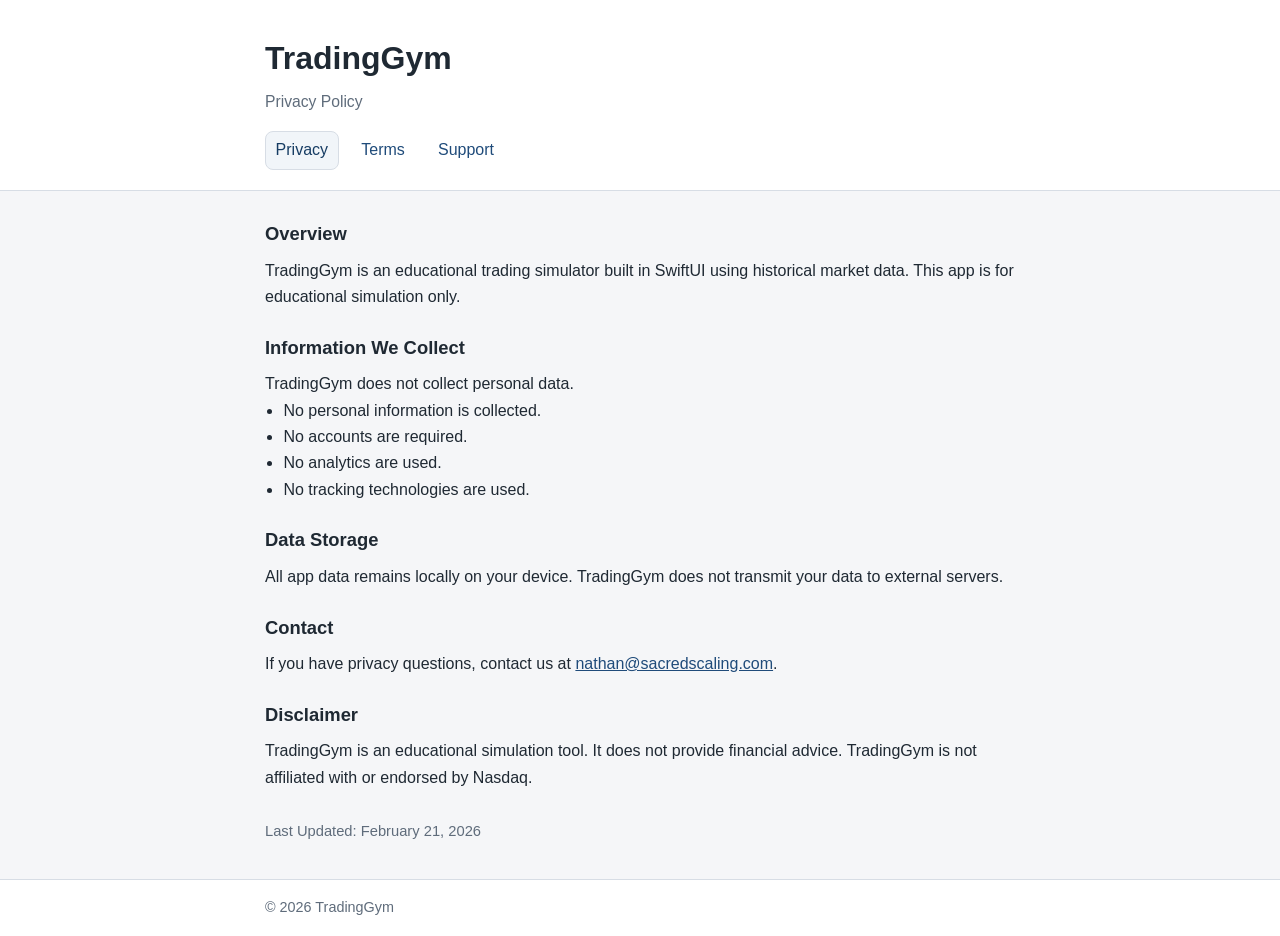
<file: index.html>
<!doctype html>
<html lang="en">
  <head>
    <meta charset="UTF-8" />
    <meta name="viewport" content="width=device-width, initial-scale=1.0" />
    <title>TradingGym Privacy Policy</title>
    <link rel="stylesheet" href="styles.css" />
  </head>
  <body>
    <header class="site-header">
      <div class="container">
        <h1>TradingGym</h1>
        <p class="subtitle">Privacy Policy</p>
        <nav aria-label="Primary">
          <a href="index.html" aria-current="page">Privacy</a>
          <a href="terms.html">Terms</a>
          <a href="support.html">Support</a>
        </nav>
      </div>
    </header>

    <main class="container" id="main-content">
      <section>
        <h2>Overview</h2>
        <p>
          TradingGym is an educational trading simulator built in SwiftUI using historical market data.
          This app is for educational simulation only.
        </p>
      </section>

      <section>
        <h2>Information We Collect</h2>
        <p>TradingGym does not collect personal data.</p>
        <ul>
          <li>No personal information is collected.</li>
          <li>No accounts are required.</li>
          <li>No analytics are used.</li>
          <li>No tracking technologies are used.</li>
        </ul>
      </section>

      <section>
        <h2>Data Storage</h2>
        <p>
          All app data remains locally on your device. TradingGym does not transmit your data to external servers.
        </p>
      </section>

      <section>
        <h2>Contact</h2>
        <p>
          If you have privacy questions, contact us at
          <a href="mailto:nathan@sacredscaling.com">nathan@sacredscaling.com</a>.
        </p>
      </section>

      <section>
        <h2>Disclaimer</h2>
        <p>
          TradingGym is an educational simulation tool. It does not provide financial advice.
          TradingGym is not affiliated with or endorsed by Nasdaq.
        </p>
      </section>

      <p class="meta">Last Updated: February 21, 2026</p>
    </main>

    <footer class="site-footer">
      <div class="container">
        <p>&copy; 2026 TradingGym</p>
      </div>
    </footer>
  </body>
</html>
</file>
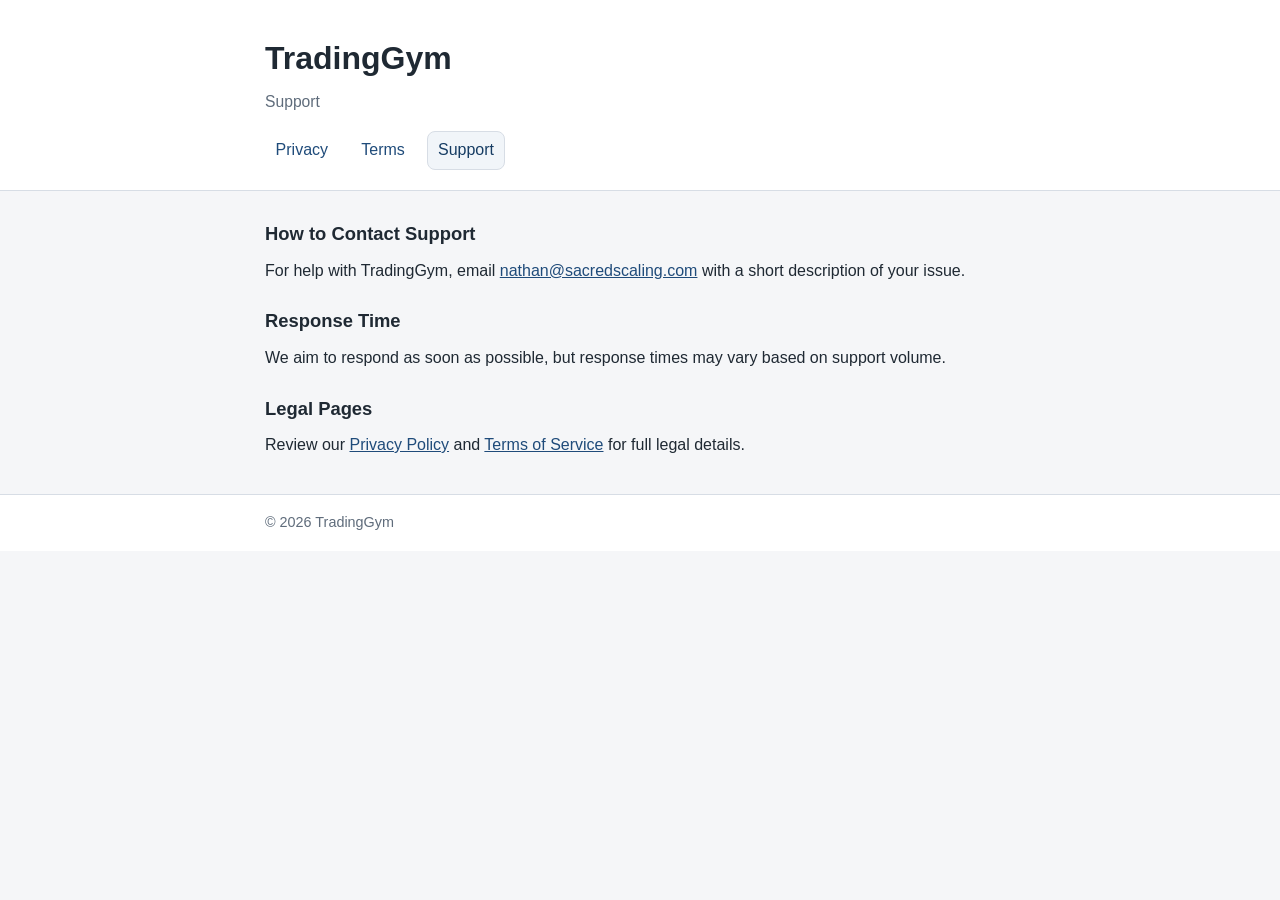
<file: support.html>
<!doctype html>
<html lang="en">
  <head>
    <meta charset="UTF-8" />
    <meta name="viewport" content="width=device-width, initial-scale=1.0" />
    <title>TradingGym Support</title>
    <link rel="stylesheet" href="styles.css" />
  </head>
  <body>
    <header class="site-header">
      <div class="container">
        <h1>TradingGym</h1>
        <p class="subtitle">Support</p>
        <nav aria-label="Primary">
          <a href="index.html">Privacy</a>
          <a href="terms.html">Terms</a>
          <a href="support.html" aria-current="page">Support</a>
        </nav>
      </div>
    </header>

    <main class="container" id="main-content">
      <section>
        <h2>How to Contact Support</h2>
        <p>
          For help with TradingGym, email
          <a href="mailto:nathan@sacredscaling.com">nathan@sacredscaling.com</a>
          with a short description of your issue.
        </p>
      </section>

      <section>
        <h2>Response Time</h2>
        <p>
          We aim to respond as soon as possible, but response times may vary based on support volume.
        </p>
      </section>

      <section>
        <h2>Legal Pages</h2>
        <p>
          Review our <a href="index.html">Privacy Policy</a> and
          <a href="terms.html">Terms of Service</a> for full legal details.
        </p>
      </section>
    </main>

    <footer class="site-footer">
      <div class="container">
        <p>&copy; 2026 TradingGym</p>
      </div>
    </footer>
  </body>
</html>
</file>
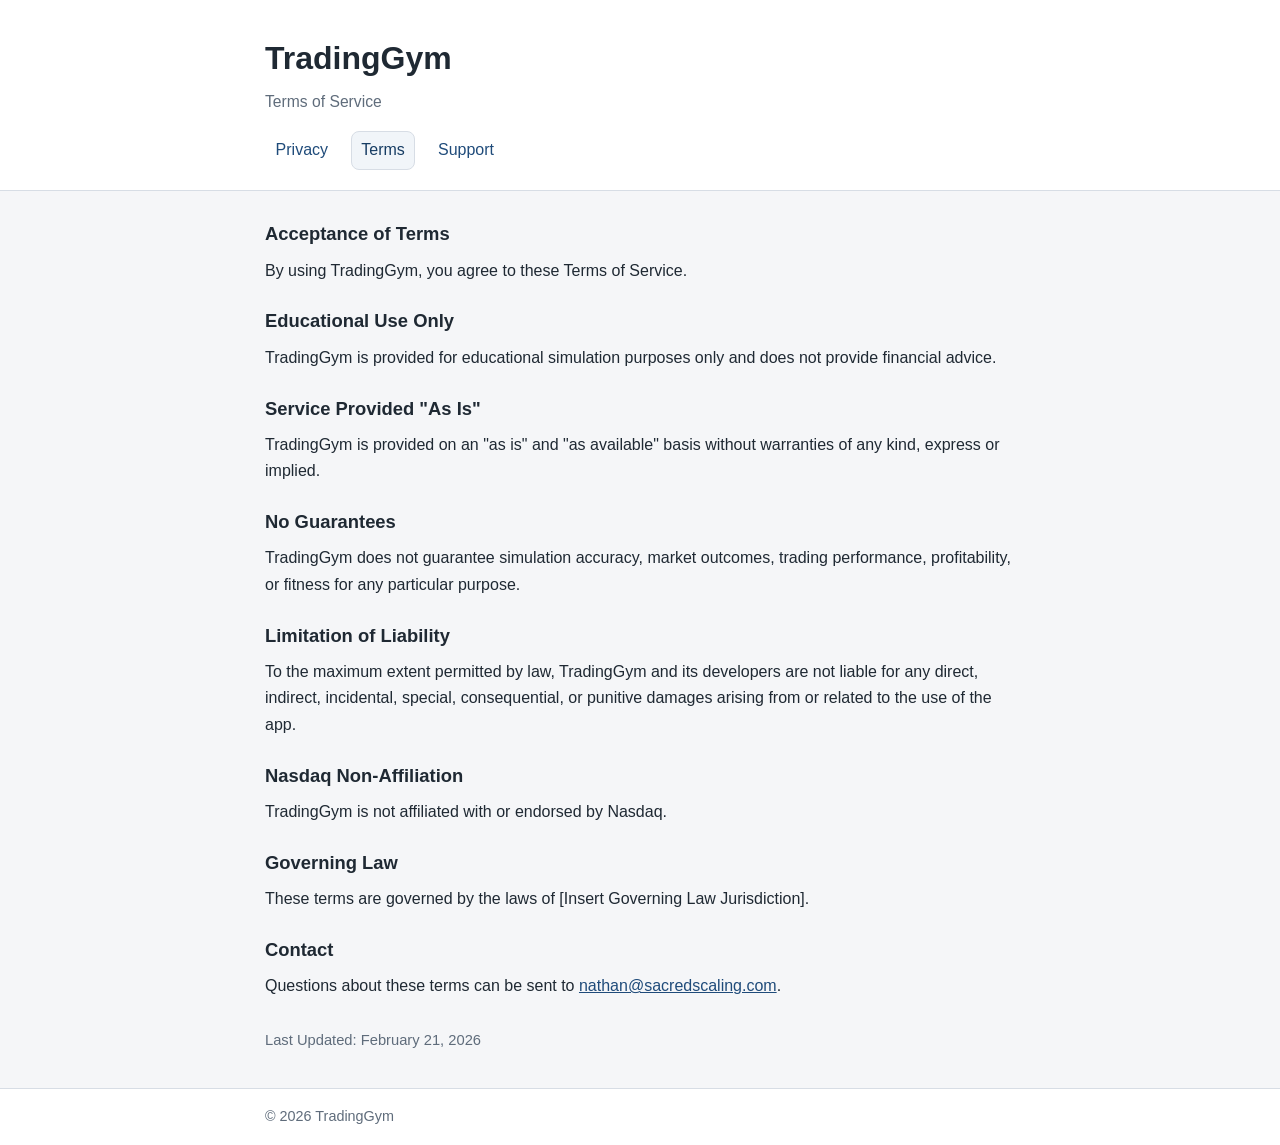
<file: terms.html>
<!doctype html>
<html lang="en">
  <head>
    <meta charset="UTF-8" />
    <meta name="viewport" content="width=device-width, initial-scale=1.0" />
    <title>TradingGym Terms of Service</title>
    <link rel="stylesheet" href="styles.css" />
  </head>
  <body>
    <header class="site-header">
      <div class="container">
        <h1>TradingGym</h1>
        <p class="subtitle">Terms of Service</p>
        <nav aria-label="Primary">
          <a href="index.html">Privacy</a>
          <a href="terms.html" aria-current="page">Terms</a>
          <a href="support.html">Support</a>
        </nav>
      </div>
    </header>

    <main class="container" id="main-content">
      <section>
        <h2>Acceptance of Terms</h2>
        <p>
          By using TradingGym, you agree to these Terms of Service.
        </p>
      </section>

      <section>
        <h2>Educational Use Only</h2>
        <p>
          TradingGym is provided for educational simulation purposes only and does not provide financial advice.
        </p>
      </section>

      <section>
        <h2>Service Provided "As Is"</h2>
        <p>
          TradingGym is provided on an "as is" and "as available" basis without warranties of any kind, express or implied.
        </p>
      </section>

      <section>
        <h2>No Guarantees</h2>
        <p>
          TradingGym does not guarantee simulation accuracy, market outcomes, trading performance,
          profitability, or fitness for any particular purpose.
        </p>
      </section>

      <section>
        <h2>Limitation of Liability</h2>
        <p>
          To the maximum extent permitted by law, TradingGym and its developers are not liable for
          any direct, indirect, incidental, special, consequential, or punitive damages arising from
          or related to the use of the app.
        </p>
      </section>

      <section>
        <h2>Nasdaq Non-Affiliation</h2>
        <p>
          TradingGym is not affiliated with or endorsed by Nasdaq.
        </p>
      </section>

      <section>
        <h2>Governing Law</h2>
        <p>
          These terms are governed by the laws of [Insert Governing Law Jurisdiction].
        </p>
      </section>

      <section>
        <h2>Contact</h2>
        <p>
          Questions about these terms can be sent to
          <a href="mailto:nathan@sacredscaling.com">nathan@sacredscaling.com</a>.
        </p>
      </section>

      <p class="meta">Last Updated: February 21, 2026</p>
    </main>

    <footer class="site-footer">
      <div class="container">
        <p>&copy; 2026 TradingGym</p>
      </div>
    </footer>
  </body>
</html>
</file>
<file: styles.css>
:root {
  --bg: #f5f6f8;
  --surface: #ffffff;
  --text: #1f2933;
  --muted: #5f6c7b;
  --line: #d7dde5;
  --accent: #1f4b7a;
}

* {
  box-sizing: border-box;
}

body {
  margin: 0;
  font-family: "Segoe UI", "Helvetica Neue", Helvetica, Arial, sans-serif;
  line-height: 1.65;
  color: var(--text);
  background: var(--bg);
}

.container {
  width: min(100% - 2rem, 750px);
  margin-inline: auto;
}

.site-header {
  background: var(--surface);
  border-bottom: 1px solid var(--line);
  padding: 2rem 0 1.25rem;
}

h1 {
  margin: 0;
  font-size: clamp(1.5rem, 2vw + 1rem, 2rem);
}

.subtitle {
  margin: 0.25rem 0 1rem;
  color: var(--muted);
  font-size: 0.98rem;
}

nav {
  display: flex;
  flex-wrap: wrap;
  gap: 0.75rem;
}

nav a {
  text-decoration: none;
  color: var(--accent);
  border: 1px solid transparent;
  border-radius: 0.5rem;
  padding: 0.35rem 0.6rem;
}

nav a[aria-current="page"] {
  border-color: var(--line);
  background: #f1f5f9;
  color: #163c63;
}

main {
  padding: 1.75rem 0 2.25rem;
}

section + section {
  margin-top: 1.4rem;
}

h2 {
  margin: 0 0 0.5rem;
  font-size: 1.15rem;
}

p,
ul {
  margin: 0;
}

ul {
  padding-left: 1.15rem;
}

a {
  color: var(--accent);
}

.meta {
  margin-top: 1.75rem;
  color: var(--muted);
  font-size: 0.92rem;
}

.site-footer {
  border-top: 1px solid var(--line);
  background: var(--surface);
}

.site-footer .container {
  padding: 1rem 0;
}

.site-footer p {
  color: var(--muted);
  font-size: 0.9rem;
}

@media (max-width: 600px) {
  .site-header {
    padding-top: 1.5rem;
  }

  nav a {
    padding: 0.3rem 0.5rem;
  }
}
</file>
